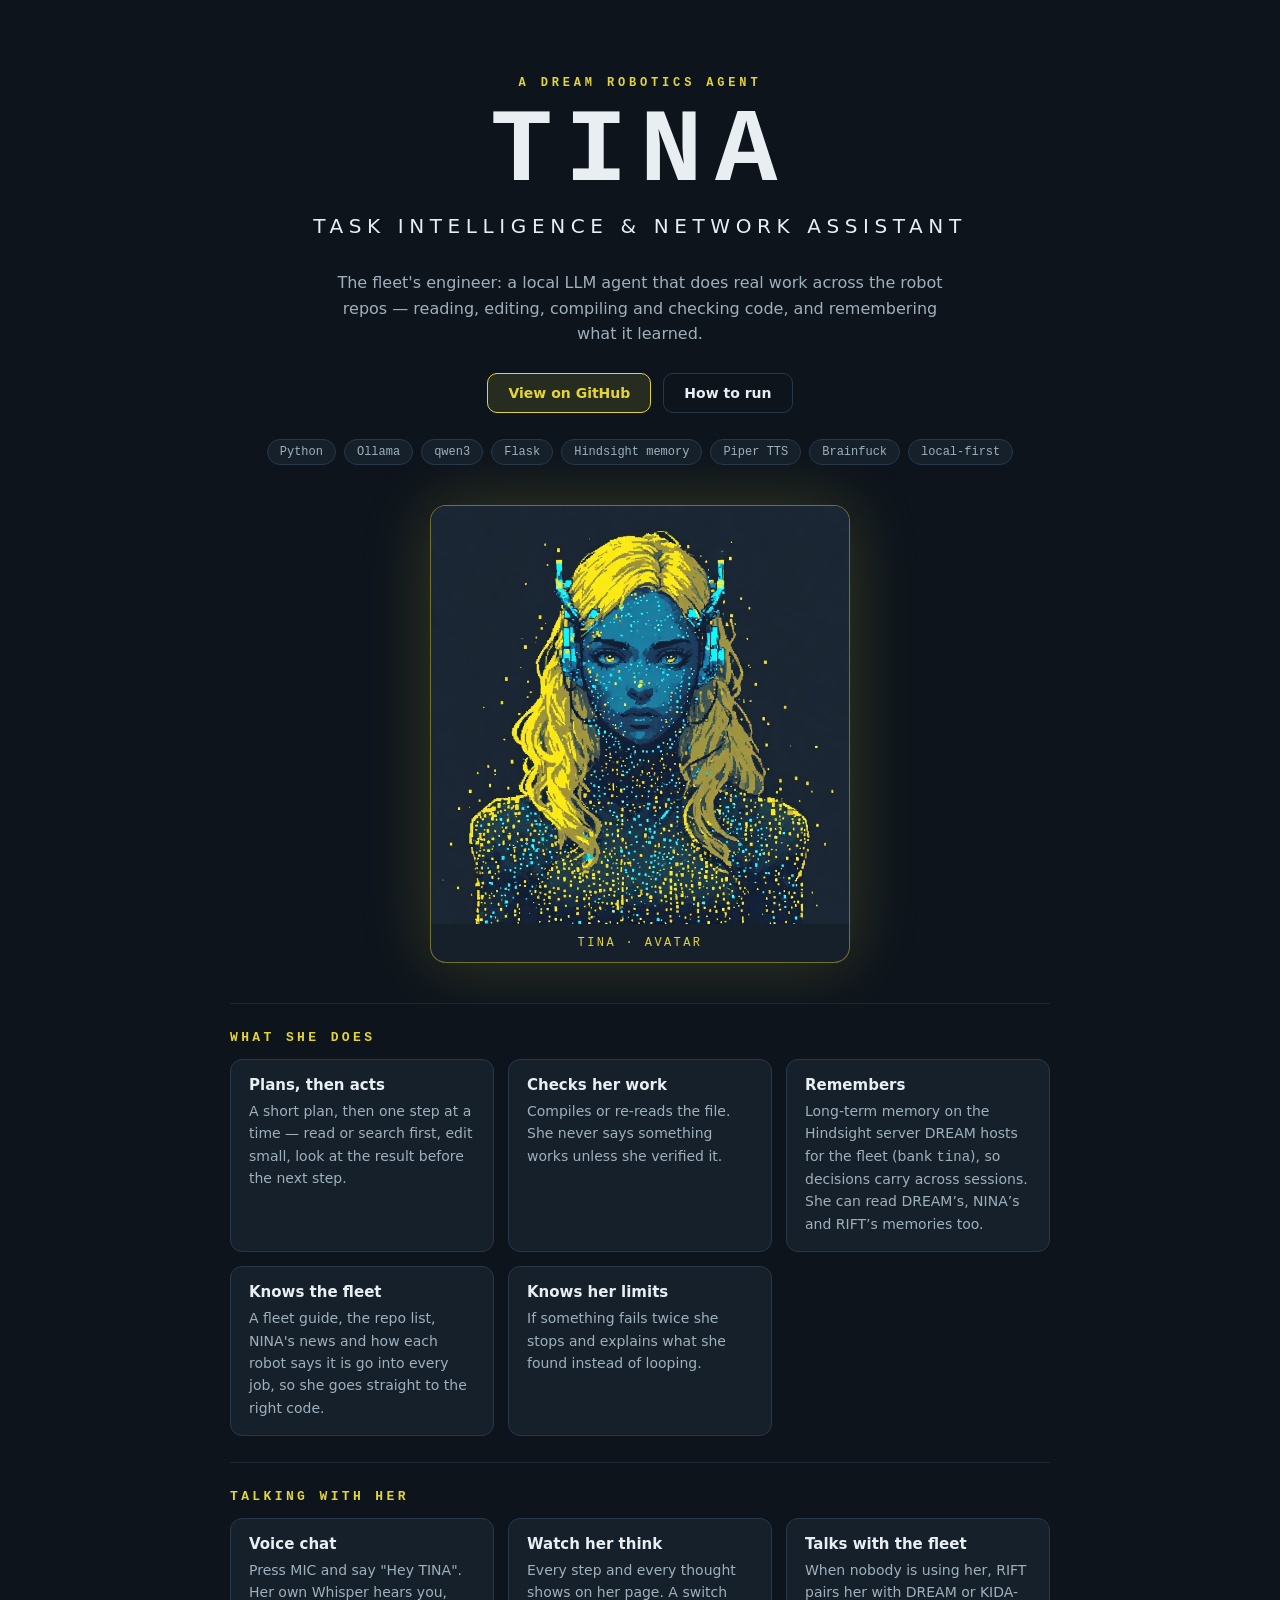
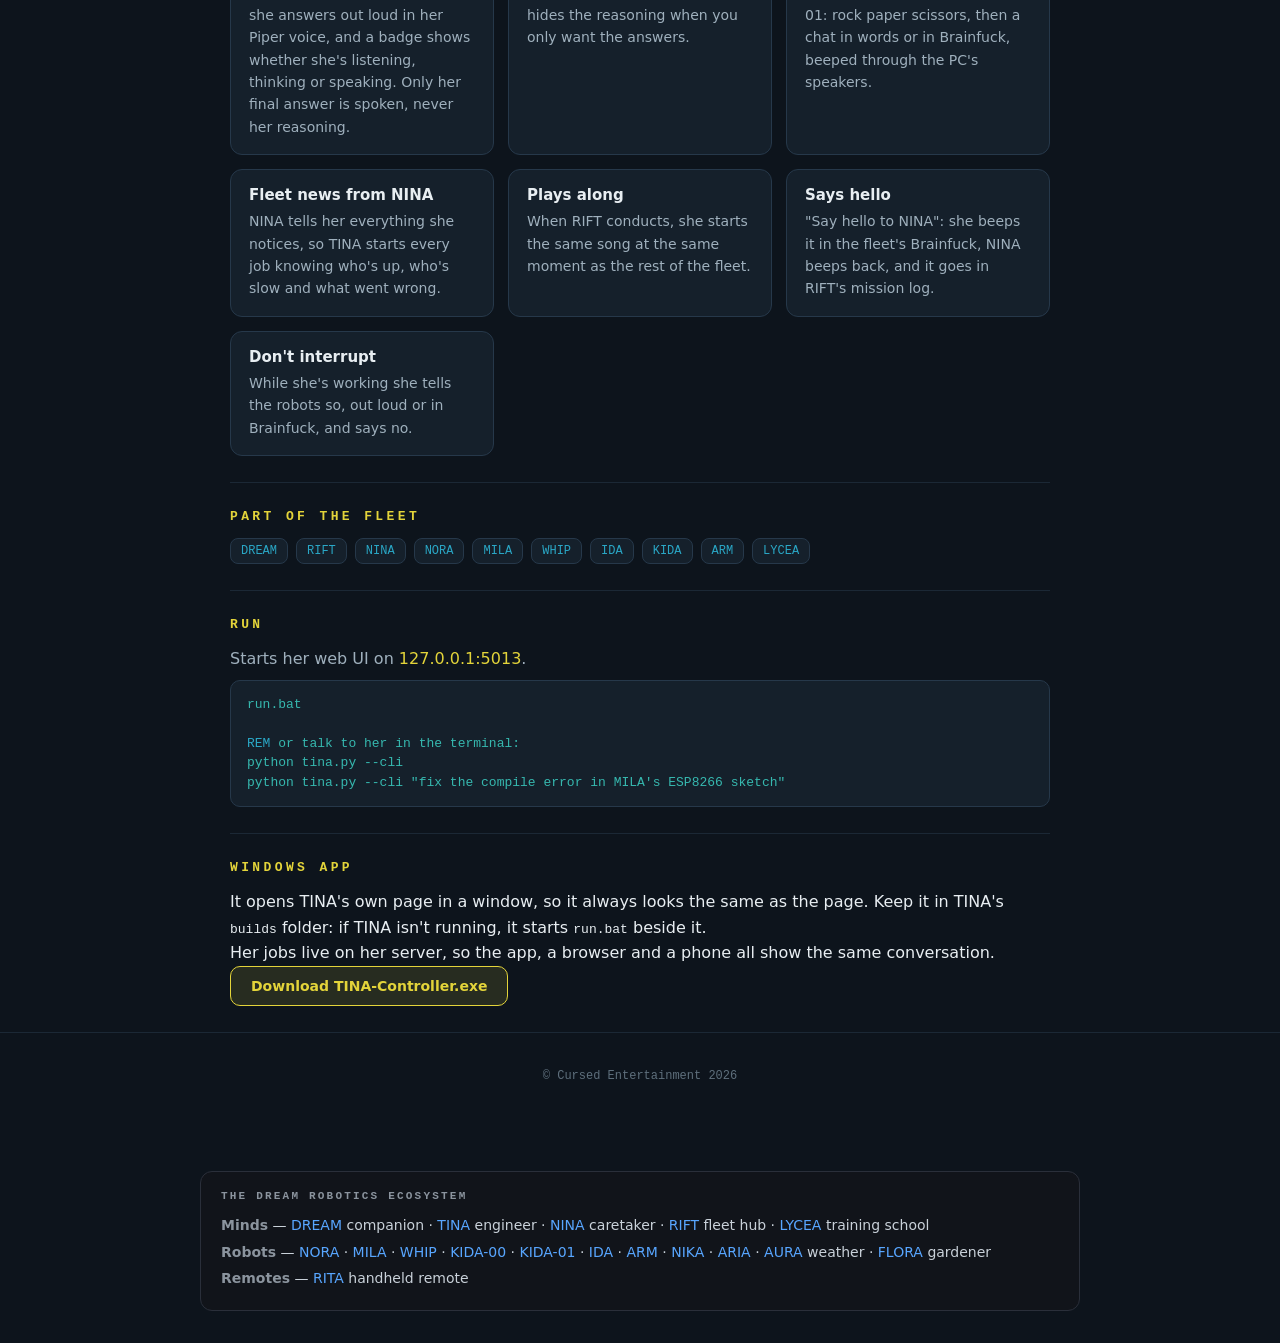
<file: index.html>
<!DOCTYPE html>
<html lang="en">
<head>
<meta charset="utf-8">
<meta name="viewport" content="width=device-width, initial-scale=1">
<title>TINA — Task Intelligence &amp; Network Assistant</title>
<meta name="description" content="TINA is the DREAM Robotics fleet's working agent: a local Ollama LLM that reads, edits, compiles and checks code across the robot repos, talks back in a Piper voice, and chats with the other robots in Brainfuck.">
<meta name="color-scheme" content="dark">
<meta property="og:title" content="TINA — Task Intelligence &amp; Network Assistant">
<meta property="og:description" content="The DREAM Robotics fleet's working agent — a local LLM that does real work in the repos.">
<meta property="og:type" content="website">
<meta property="og:image" content="images/tina_avatar.jpg">
<link rel="icon" href="site/favicon.ico" sizes="any">
<link rel="apple-touch-icon" href="site/apple-touch-icon.png">
<link rel="stylesheet" href="site/style.css">
<script src="site/site.js" defer></script>
</head>
<body>

<header>
  <div class="wrap">
    <div class="eyebrow">A DREAM Robotics Agent</div>
    <h1>TINA</h1>
    <p class="tagline">Task Intelligence &amp; Network Assistant</p>
    <p class="lede">The fleet's engineer: a local LLM agent that does real work across the robot repos — reading, editing, compiling and checking code, and remembering what it learned.</p>
    <div class="cta">
      <a class="btn primary" href="https://github.com/CursedPrograms/TINA">View on GitHub</a>
      <a class="btn" href="#run">How to run</a>
    </div>
    <div class="tags">
      <span class="tag">Python</span><span class="tag">Ollama</span><span class="tag">qwen3</span>
      <span class="tag">Flask</span><span class="tag">Hindsight memory</span><span class="tag">Piper TTS</span>
      <span class="tag">Brainfuck</span><span class="tag">local-first</span>
    </div>
    <figure class="avatar">
      <img src="images/tina_avatar.jpg" alt="TINA's avatar: a blue-skinned engineer with golden hair, headphones and a cloud of sparks" width="768" height="768">
      <figcaption>TINA &middot; avatar</figcaption>
    </figure>
  </div>
</header>

<main class="wrap">
  <section id="what">
    <h2>What she does</h2>
    <div class="grid">
      <div class="card"><h3>Plans, then acts</h3><p>A short plan, then one step at a time — read or search first, edit small, look at the result before the next step.</p></div>
      <div class="card"><h3>Checks her work</h3><p>Compiles or re-reads the file. She never says something works unless she verified it.</p></div>
      <div class="card"><h3>Remembers</h3><p>Long-term memory on the Hindsight server DREAM hosts for the fleet (bank <code>tina</code>), so decisions carry across sessions. She can read DREAM&rsquo;s, NINA&rsquo;s and RIFT&rsquo;s memories too.</p></div>
      <div class="card"><h3>Knows the fleet</h3><p>A fleet guide, the repo list, NINA's news and how each robot says it is go into every job, so she goes straight to the right code.</p></div>
      <div class="card"><h3>Knows her limits</h3><p>If something fails twice she stops and explains what she found instead of looping.</p></div>
    </div>
  </section>

  <section id="talk">
    <h2>Talking with her</h2>
    <div class="grid">
      <div class="card"><h3>Voice chat</h3><p>Press MIC and say "Hey TINA". Her own Whisper hears you, she answers out loud in her Piper voice, and a badge shows whether she's listening, thinking or speaking. Only her final answer is spoken, never her reasoning.</p></div>
      <div class="card"><h3>Watch her think</h3><p>Every step and every thought shows on her page. A switch hides the reasoning when you only want the answers.</p></div>
      <div class="card"><h3>Talks with the fleet</h3><p>When nobody is using her, RIFT pairs her with DREAM or KIDA-01: rock paper scissors, then a chat in words or in Brainfuck, beeped through the PC's speakers.</p></div>
      <div class="card"><h3>Fleet news from NINA</h3><p>NINA tells her everything she notices, so TINA starts every job knowing who's up, who's slow and what went wrong.</p></div>
      <div class="card"><h3>Plays along</h3><p>When RIFT conducts, she starts the same song at the same moment as the rest of the fleet.</p></div>
      <div class="card"><h3>Says hello</h3><p>"Say hello to NINA": she beeps it in the fleet's Brainfuck, NINA beeps back, and it goes in RIFT's mission log.</p></div>
      <div class="card"><h3>Don't interrupt</h3><p>While she's working she tells the robots so, out loud or in Brainfuck, and says no.</p></div>
    </div>
  </section>

  <section id="fleet">
    <h2>Part of the fleet</h2>
    <div class="fleet">
      <span class="n">DREAM</span><span class="n">RIFT</span><span class="n">NINA</span>
      <span class="n">NORA</span><span class="n">MILA</span><span class="n">WHIP</span>
      <span class="n">IDA</span><span class="n">KIDA</span><span class="n">ARM</span><span class="n">LYCEA</span>
    </div>
  </section>

  <section id="run">
    <h2>Run</h2>
    <p class="lede-sm">Starts her web UI on <a href="http://127.0.0.1:5013/">127.0.0.1:5013</a>.</p>
    <pre>run.bat

<span class="c">REM</span> or talk to her in the terminal:
python tina.py --cli
python tina.py --cli "fix the compile error in MILA's ESP8266 sketch"</pre>
  </section>

  <section id="windows">
    <h2>Windows app</h2>
    <p>It opens TINA's own page in a window, so it always looks the same as the page. Keep it in TINA's <code>builds</code> folder: if TINA isn't running, it starts <code>run.bat</code> beside it.</p>
    <p>Her jobs live on her server, so the app, a browser and a phone all show the same conversation.</p>
    <p><a class="btn primary" href="https://github.com/CursedPrograms/TINA/raw/main/builds/TINA-Controller.exe">Download TINA-Controller.exe</a></p>
  </section>

</main>

<footer id="site-footer">&copy; Cursed Entertainment 2026</footer>
<script src="https://cursedprograms.github.io/RIFT/site/footer.js"></script>

<!-- DREAM-ECOSYSTEM:START -->
<section class="eco">
  <div class="eco-title">The DREAM Robotics ecosystem</div>
  <div><strong>Minds</strong> — <a href="https://cursedprograms.github.io/DREAM/">DREAM</a> companion · <a href="https://cursedprograms.github.io/TINA/">TINA</a> engineer · <a href="https://cursedprograms.github.io/NINA/">NINA</a> caretaker · <a href="https://cursedprograms.github.io/RIFT/">RIFT</a> fleet hub · <a href="https://github.com/CursedPrograms/LYCEA">LYCEA</a> training school</div>
  <div><strong>Robots</strong> — <a href="https://cursedprograms.github.io/NORA-Robot-v00/">NORA</a> · <a href="https://cursedprograms.github.io/MILA-Robot-v00/">MILA</a> · <a href="https://cursedprograms.github.io/WHIP-Robot-v00/">WHIP</a> · <a href="https://cursedprograms.github.io/KIDA-Robot-v00/">KIDA-00</a> · <a href="https://cursedprograms.github.io/KIDA-Robot-v01/">KIDA-01</a> · <a href="https://cursedprograms.github.io/IDA-Robot-v00/">IDA</a> · <a href="https://cursedprograms.github.io/ARM-Robot-v01/">ARM</a> · <a href="https://cursedprograms.github.io/NIKA-Robot-v00/">NIKA</a> · <a href="https://cursedprograms.github.io/ARIA-Robot-v00/">ARIA</a> · <a href="https://cursedprograms.github.io/AURA/">AURA</a> weather · <a href="https://cursedprograms.github.io/FLORA-Robot-v00/">FLORA</a> gardener</div>
  <div><strong>Remotes</strong> — <a href="https://cursedprograms.github.io/RITA/">RITA</a> handheld remote</div>
</section>
<!-- DREAM-ECOSYSTEM:END -->
</body>
</html>
</file>
<file: site/style.css>
:root{
  /* from colour_scheme.xml: her avatar's navy, golden hair, cyan skin and teal sparkles */
  --bg:#0D141C; --panel:#15202B; --border:#26384A; --divider:#1B2835;
  --text:#E8EEF2; --text-sec:#9FB0BD; --text-dim:#5E6F7C;
  --accent:#E3D43A; --accent-hover:#F0E57A; --accent2:#2AA7C6; --steel:#36B8AF;
  --ok:#56C59D;
  --glow:227,212,58; --glow2:42,167,198;
  --mono:ui-monospace,"Cascadia Code",Consolas,"SF Mono",Menlo,monospace;
  --sans:"Segoe UI",system-ui,-apple-system,sans-serif;
}
*{box-sizing:border-box;margin:0;padding:0}
body{background:var(--bg);color:var(--text);font-family:var(--sans);line-height:1.6}
.wrap{max-width:860px;margin:0 auto;padding:0 20px}
a{color:var(--accent);text-decoration:none}
a:hover{color:var(--accent-hover)}
header{text-align:center;padding:76px 0 40px;position:relative;overflow:hidden}
header::before{content:"";position:absolute;inset:-40% 0 auto 0;height:420px;z-index:0;
  background:radial-gradient(60% 60% at 50% 0,rgba(var(--glow),.14),transparent 70%),
             radial-gradient(45% 50% at 78% 10%,rgba(var(--glow2),.12),transparent 70%)}
header .wrap{position:relative;z-index:1}
.eyebrow{font:600 12px var(--mono);letter-spacing:.32em;text-transform:uppercase;color:var(--accent)}
h1{font:800 clamp(52px,12vw,104px)/1 var(--mono);letter-spacing:.12em;margin:10px 0 6px}
.tagline { font-size: clamp(15px, 2.6vw, 20px); color: var(--text); letter-spacing: .28em; text-transform: uppercase; margin: 0 0 28px; }
.lede{max-width:620px;margin:20px auto 0;color:var(--text-sec)}
.cta{display:flex;gap:12px;justify-content:center;flex-wrap:wrap;margin-top:26px}
.btn{display:inline-block;padding:11px 20px;border:1px solid var(--border);border-radius:10px;
  font:600 14px var(--sans);color:var(--text)}
.btn:hover{border-color:var(--accent);color:var(--accent)}
.btn.primary{background:rgba(var(--glow),.12);border-color:var(--accent);color:var(--accent)}
.tags{display:flex;gap:8px;justify-content:center;flex-wrap:wrap;margin-top:26px}
.tag{font:12px var(--mono);color:var(--text-sec);background:var(--panel);
  border:1px solid var(--border);border-radius:999px;padding:5px 12px}
section{padding:26px 0;border-top:1px solid var(--divider)}
h2{font:700 13px var(--mono);letter-spacing:.26em;text-transform:uppercase;color:var(--accent);margin-bottom:14px}
.grid{display:grid;gap:14px;grid-template-columns:repeat(auto-fit,minmax(240px,1fr))}
.card{background:var(--panel);border:1px solid var(--border);border-radius:12px;padding:16px 18px}
.card h3{font:600 15px var(--sans);margin-bottom:6px}
.card p{color:var(--text-sec);font-size:14px}
pre{background:var(--panel);border:1px solid var(--border);border-radius:10px;padding:14px 16px;
  overflow:auto;font:13px/1.5 var(--mono);color:var(--steel);margin-top:8px}
pre .c{color:var(--accent2)}
.fleet{display:flex;gap:8px;flex-wrap:wrap}
.fleet .n{font:12px var(--mono);color:var(--accent2);background:var(--panel);
  border:1px solid var(--border);border-radius:8px;padding:5px 10px}
footer{padding:36px 0 56px;text-align:center;color:var(--text-dim);font:12px var(--mono);border-top:1px solid var(--divider)}
.lede-sm{color:var(--text-sec)}

/* her avatar, as the robots' sites show theirs */
.avatar{margin:40px auto 0;max-width:420px;background:var(--panel);border:1px solid rgba(var(--glow),.45);
  border-radius:16px;overflow:hidden;box-shadow:0 0 70px rgba(var(--glow),.2)}
.avatar img{display:block;width:100%;height:auto}
.avatar figcaption{font:12px var(--mono);letter-spacing:.2em;text-transform:uppercase;color:var(--accent);padding:12px 16px}
/* error pages (404 / 500): her face above the code */
.face{display:block;width:168px;height:168px;margin:0 auto 24px;border-radius:50%;object-fit:cover;
  border:2px solid rgba(var(--glow),.55);box-shadow:0 0 60px rgba(var(--glow),.22)}

/* The DREAM Robotics ecosystem links (the DREAM-ECOSYSTEM block at the end of index.html) */
section.eco { max-width: 880px; margin: 32px auto; padding: 18px 20px; border: 1px solid #2a2f3a; border-radius: 12px;
  background: #11141a; color: #c9d1d9; font-family: system-ui, Segoe UI, sans-serif; font-size: 14px; line-height: 1.9; }
section.eco .eco-title { font: 600 11px ui-monospace, Consolas, monospace; letter-spacing: .2em; text-transform: uppercase;
  color: #8b949e; margin-bottom: 10px; }
section.eco strong { color: #8b949e; }
section.eco a { color: #58a6ff; text-decoration: none; }
</file>
